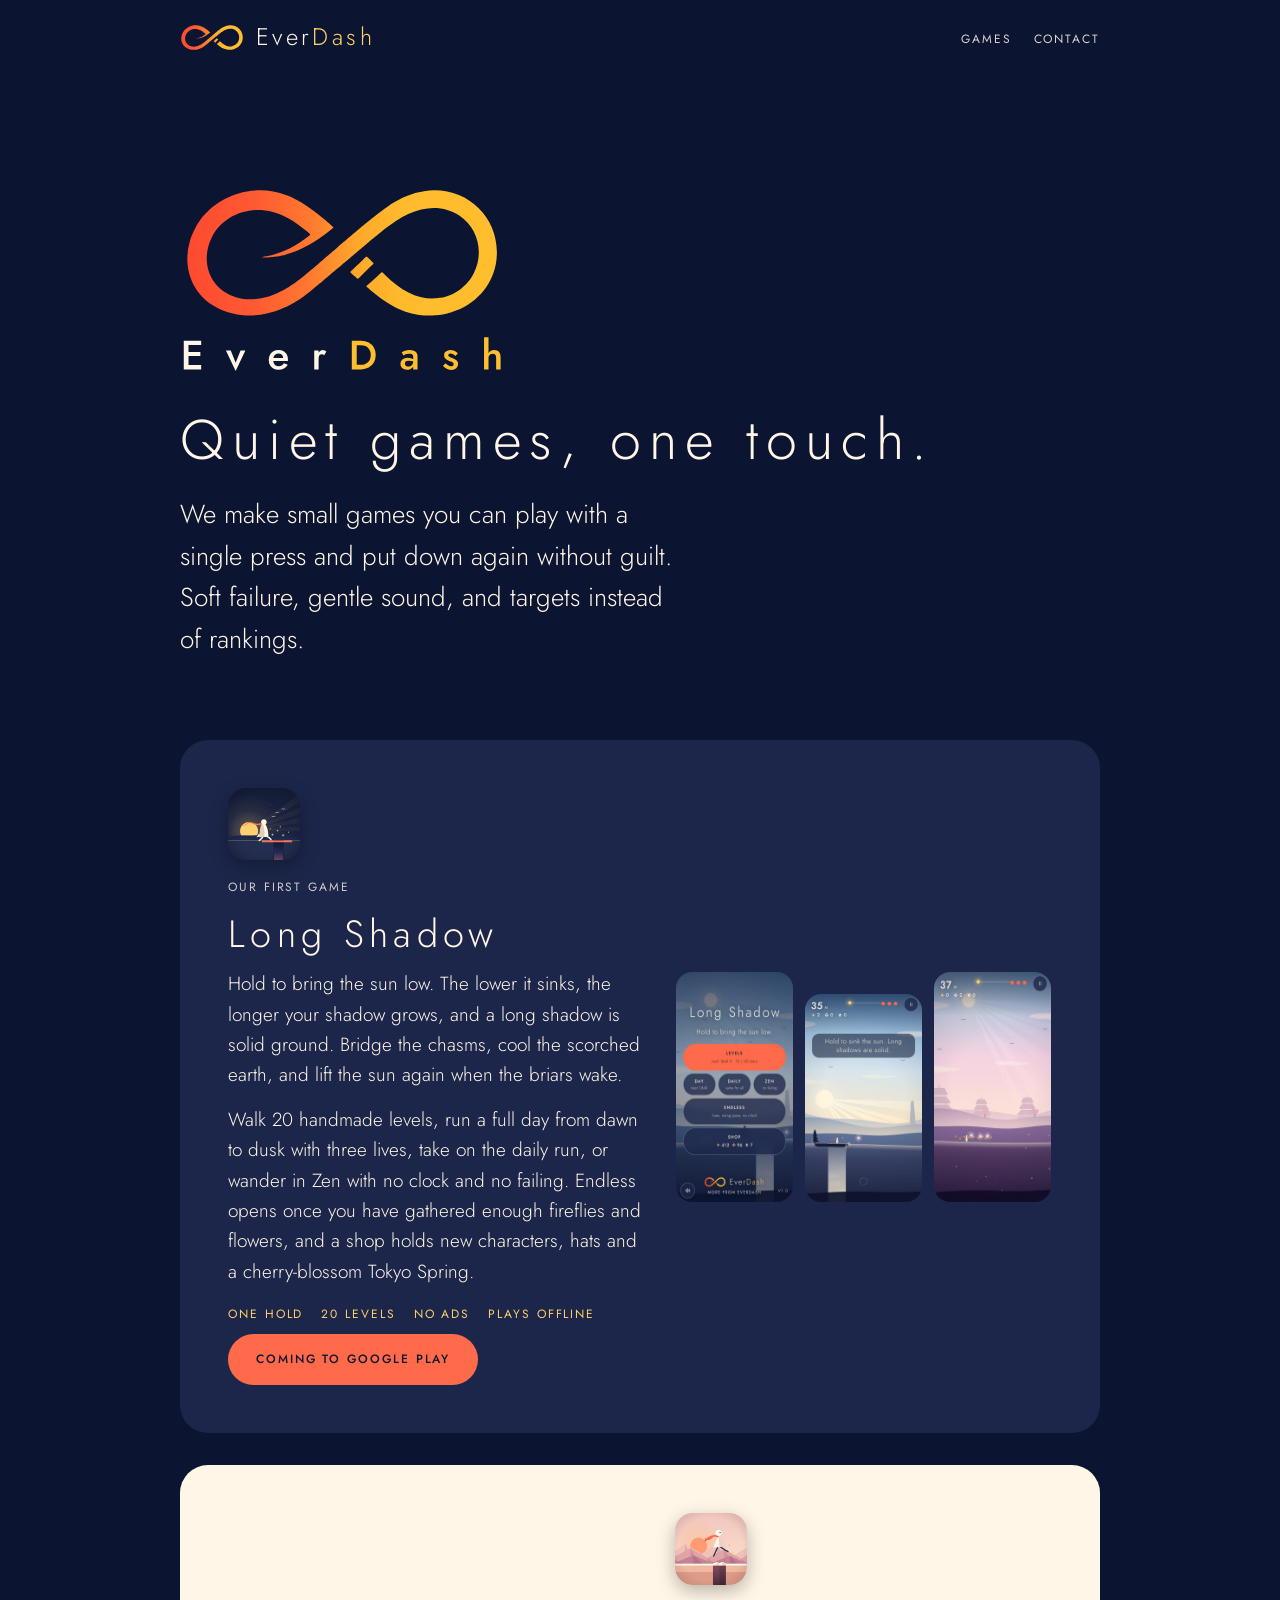
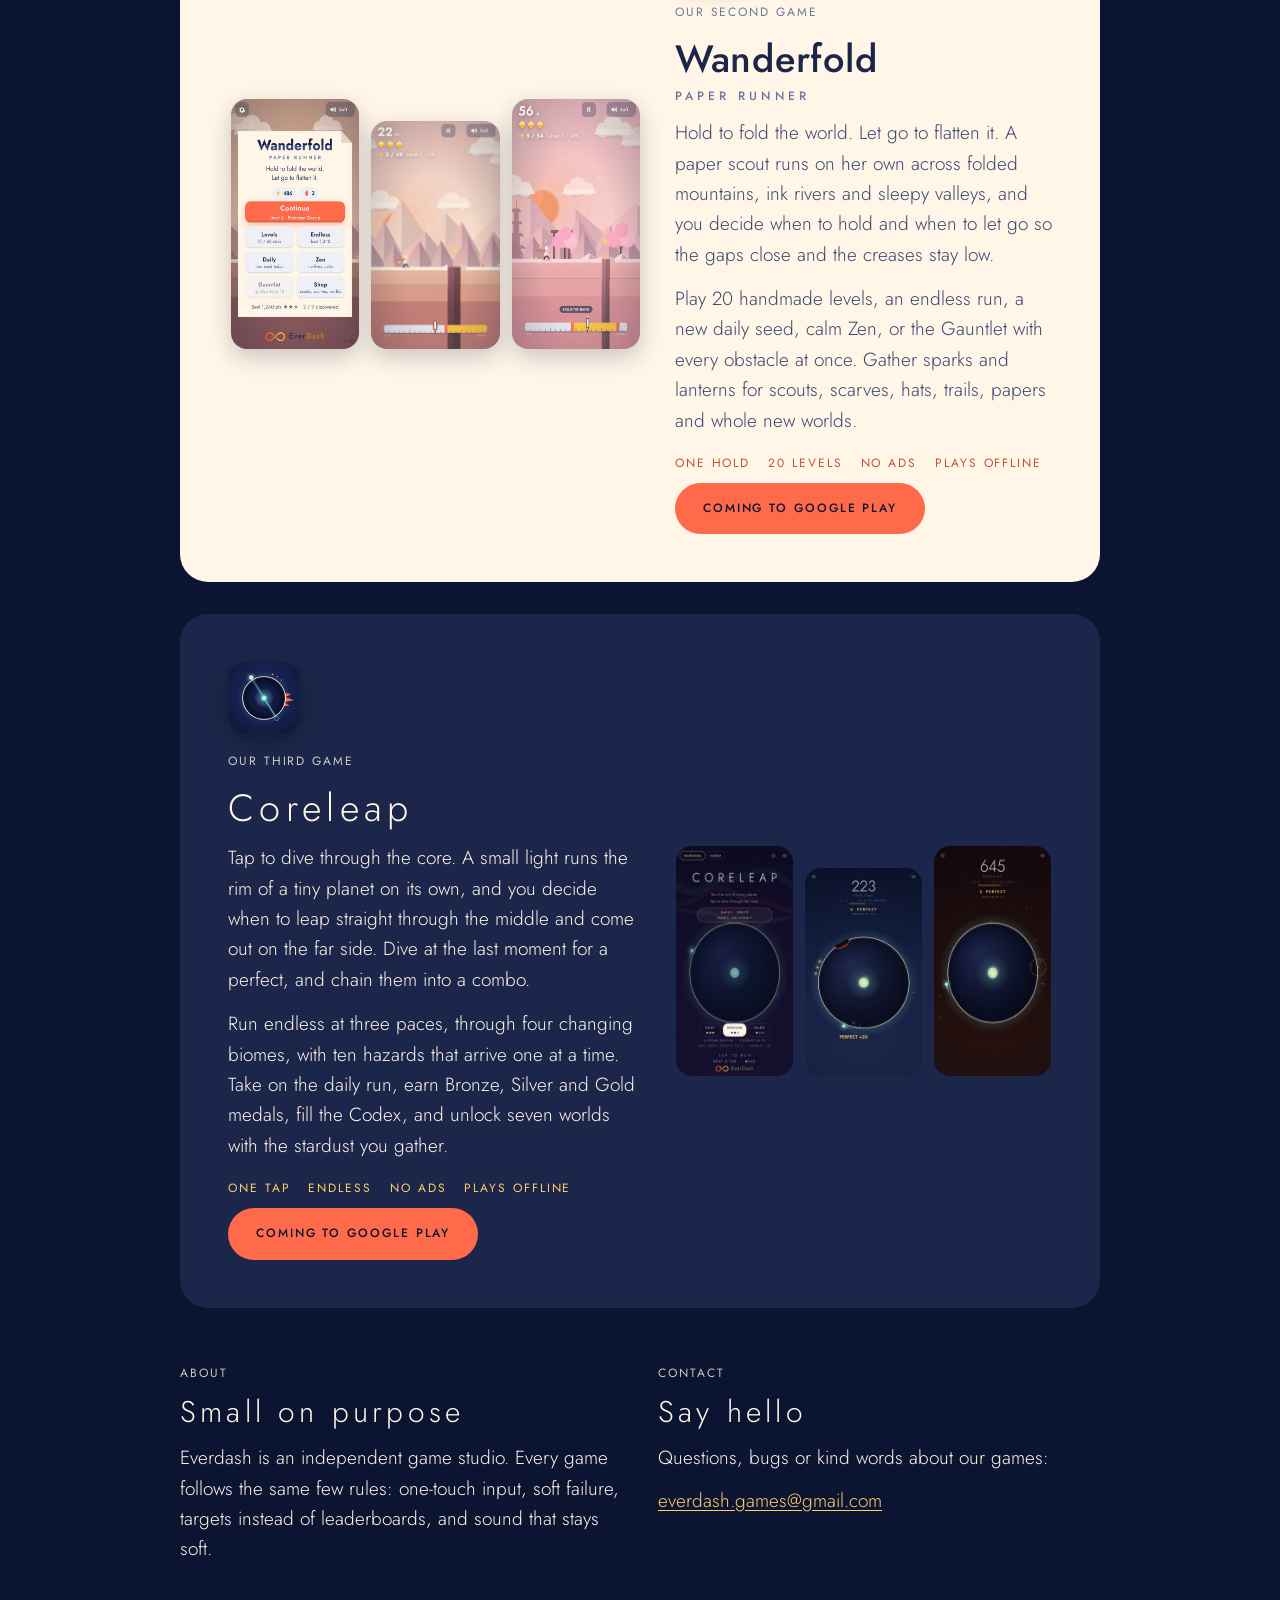
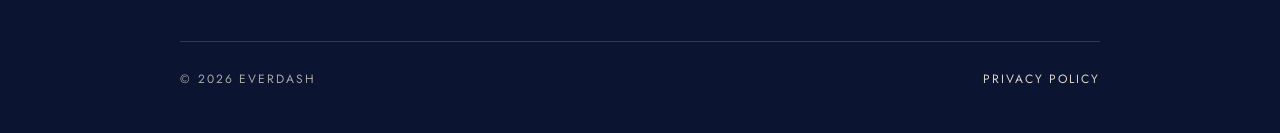
<file: index.html>
<!doctype html>
<html lang="en">
<head>
<meta charset="utf-8">
<meta name="viewport" content="width=device-width,initial-scale=1">
<meta name="theme-color" content="#0B1430">
<title>Everdash · quiet games</title>
<meta name="description" content="Everdash makes quiet, one-touch games. Long Shadow, Wanderfold: Paper Runner and Coreleap are coming to Google Play.">
<meta property="og:title" content="Everdash · quiet games">
<meta property="og:description" content="Three quiet one-touch games: Long Shadow, where your shadow carries you across, Wanderfold, where you fold the paper world, and Coreleap, where you dive through a tiny planet.">
<meta property="og:type" content="website">
<link rel="icon" href="favicon.svg" type="image/svg+xml">
<link rel="preload" href="fonts/jost-latin-300-normal.woff2" as="font" type="font/woff2" crossorigin>
<link rel="stylesheet" href="style.css">
</head>
<body>
<div class="wrap">
  <header class="top">
    <a class="brand" href="./" aria-label="Everdash home">
      <img src="img/everdash-mark.svg" alt="" width="64" height="27">
      <span>Ever<b>Dash</b></span>
    </a>
    <nav><a href="#games">Games</a><a href="#contact">Contact</a></nav>
  </header>

  <main>
    <section class="hero">
      <img class="logo-big" src="img/everdash-logo.svg" alt="EverDash logo: a flowing infinity loop in coral and gold" width="300" height="172">
      <h1>Quiet games, one touch.</h1>
      <p class="lede">We make small games you can play with a single press and put down again without guilt. Soft failure, gentle sound, and targets instead of rankings.</p>
    </section>

    <section id="games" class="game" aria-labelledby="ls">
      <div>
        <img class="app-icon" src="img/long-shadow-icon.png" alt="" width="72" height="72">
        <p class="label">Our first game</p>
        <h2 id="ls">Long Shadow</h2>
        <p>Hold to bring the sun low. The lower it sinks, the longer your shadow grows, and a long shadow is solid ground. Bridge the chasms, cool the scorched earth, and lift the sun again when the briars wake.</p>
        <p>Walk 20 handmade levels, run a full day from dawn to dusk with three lives, take on the daily run, or wander in Zen with no clock and no failing. Endless opens once you have gathered enough fireflies and flowers, and a shop holds new characters, hats and a cherry-blossom Tokyo Spring.</p>
        <ul class="facts">
          <li>One hold</li><li>20 levels</li><li>No ads</li><li>Plays offline</li>
        </ul>
        <a class="pill" href="#" aria-disabled="true" id="play-link-ls">Coming to Google Play</a>
      </div>
      <div class="shots" aria-label="Screenshots of Long Shadow">
        <img src="img/ls-menu.jpg" alt="The Long Shadow menu with Levels, Day, Daily, Zen, Endless and Shop" loading="lazy" width="540" height="960">
        <img src="img/ls-bridge.jpg" alt="A wanderer crossing a chasm on a long shadow bridge" loading="lazy" width="540" height="960">
        <img src="img/ls-tokyo.jpg" alt="Long Shadow in the Tokyo Spring world, with pagodas and falling petals" loading="lazy" width="540" height="960">
      </div>
    </section>

    <section id="wanderfold" class="game paper flip" aria-labelledby="wf">
      <div>
        <img class="app-icon" src="img/wanderfold-icon.png" alt="" width="72" height="72">
        <p class="label">Our second game</p>
        <h2 id="wf">Wanderfold<span class="sub">Paper Runner</span></h2>
        <p>Hold to fold the world. Let go to flatten it. A paper scout runs on her own across folded mountains, ink rivers and sleepy valleys, and you decide when to hold and when to let go so the gaps close and the creases stay low.</p>
        <p>Play 20 handmade levels, an endless run, a new daily seed, calm Zen, or the Gauntlet with every obstacle at once. Gather sparks and lanterns for scouts, scarves, hats, trails, papers and whole new worlds.</p>
        <ul class="facts">
          <li>One hold</li><li>20 levels</li><li>No ads</li><li>Plays offline</li>
        </ul>
        <a class="pill" href="#" aria-disabled="true" id="play-link-wf">Coming to Google Play</a>
      </div>
      <div class="shots" aria-label="Screenshots of Wanderfold: Paper Runner">
        <img src="img/wf-menu.jpg" alt="The Wanderfold menu on a folded paper card" loading="lazy" width="540" height="960">
        <img src="img/wf-pit.jpg" alt="A paper scout about to cross a pit, with the fold gauge at the bottom" loading="lazy" width="540" height="960">
        <img src="img/wf-tokyo.jpg" alt="Wanderfold in the Tokyo Spring world, with cherry trees and a pagoda" loading="lazy" width="540" height="960">
      </div>
    </section>

    <section id="coreleap" class="game" aria-labelledby="cl">
      <div>
        <img class="app-icon" src="img/coreleap-icon.png" alt="" width="72" height="72">
        <p class="label">Our third game</p>
        <h2 id="cl">Coreleap</h2>
        <p>Tap to dive through the core. A small light runs the rim of a tiny planet on its own, and you decide when to leap straight through the middle and come out on the far side. Dive at the last moment for a perfect, and chain them into a combo.</p>
        <p>Run endless at three paces, through four changing biomes, with ten hazards that arrive one at a time. Take on the daily run, earn Bronze, Silver and Gold medals, fill the Codex, and unlock seven worlds with the stardust you gather.</p>
        <ul class="facts">
          <li>One tap</li><li>Endless</li><li>No ads</li><li>Plays offline</li>
        </ul>
        <a class="pill" href="#" aria-disabled="true" id="play-link-cl">Coming to Google Play</a>
      </div>
      <div class="shots" aria-label="Screenshots of Coreleap">
        <img src="img/cl-menu.jpg" alt="The Coreleap menu with a tiny planet, the daily run and three paces" loading="lazy" width="540" height="960">
        <img src="img/cl-perfect.jpg" alt="Coreleap mid-run with a perfect combo and a gold dust trail" loading="lazy" width="540" height="960">
        <img src="img/cl-cinder.jpg" alt="Coreleap in the Cinder Fields biome with a solar flare warning and a meteor" loading="lazy" width="540" height="960">
      </div>
    </section>

    <section class="cols" id="contact">
      <div>
        <p class="label">About</p>
        <h2>Small on purpose</h2>
        <p>Everdash is an independent game studio. Every game follows the same few rules: one-touch input, soft failure, targets instead of leaderboards, and sound that stays soft.</p>
      </div>
      <div>
        <p class="label">Contact</p>
        <h2>Say hello</h2>
        <p>Questions, bugs or kind words about our games:</p>
        <p><a href="mailto:everdash.games@gmail.com">everdash.games@gmail.com</a></p>
      </div>
    </section>
  </main>

  <footer>
    <p class="label">&copy; 2026 Everdash</p>
    <a href="privacy.html">Privacy policy</a>
  </footer>
</div>
</body>
</html>
</file>
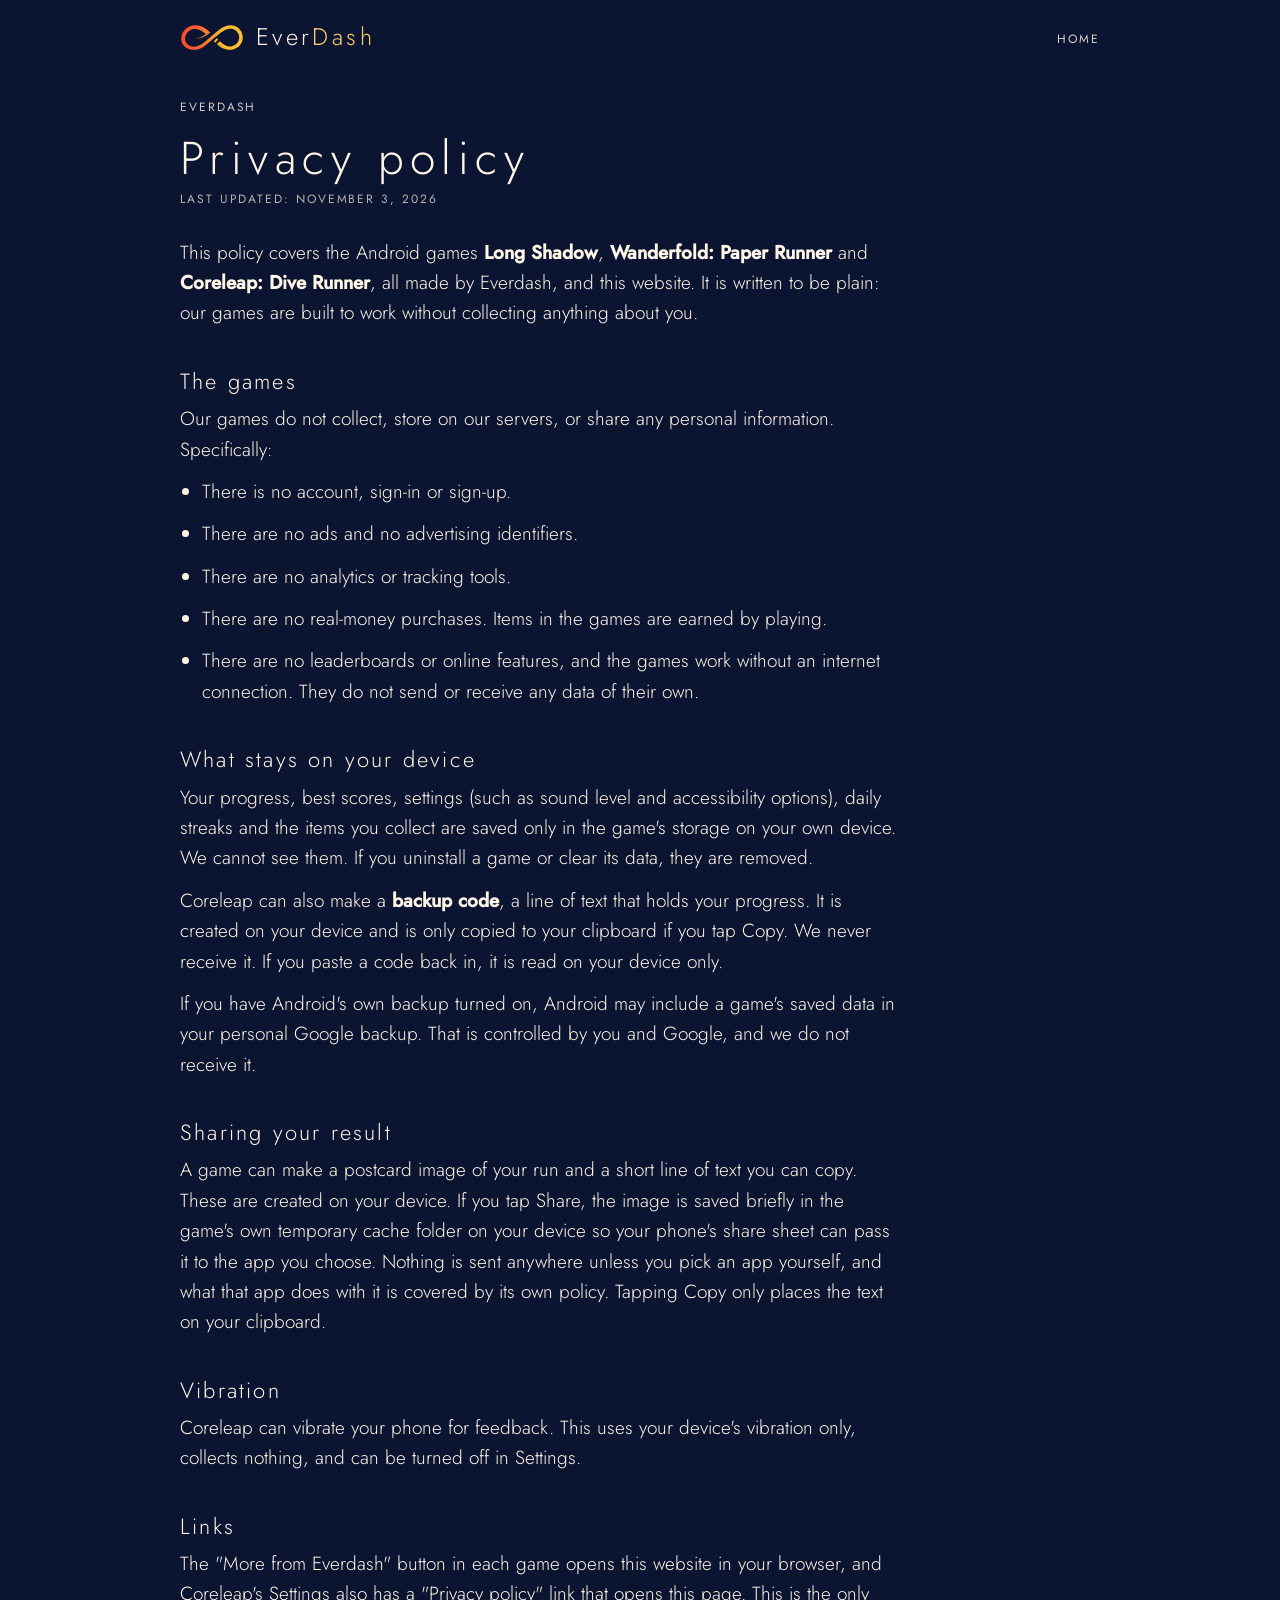
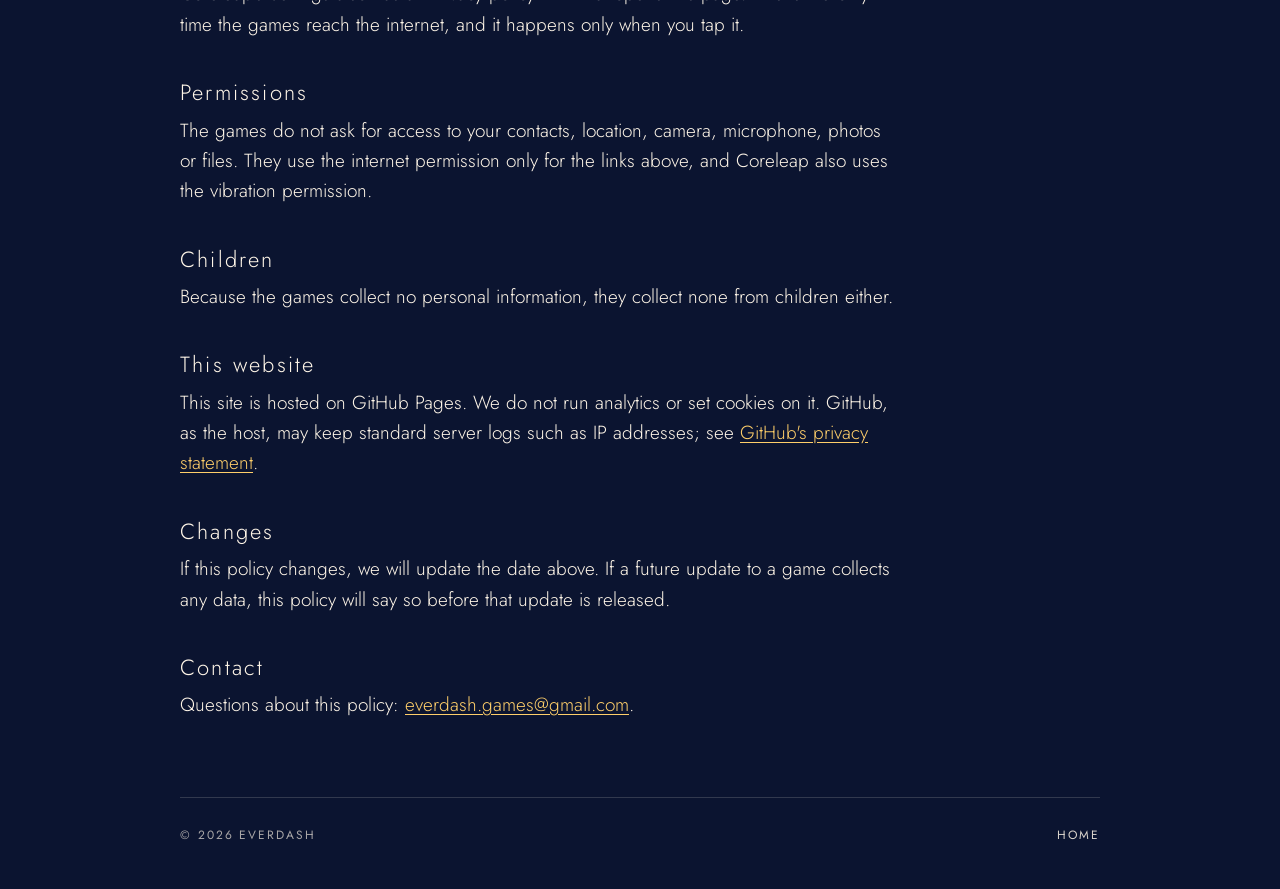
<file: privacy.html>
<!doctype html>
<html lang="en">
<head>
<meta charset="utf-8">
<meta name="viewport" content="width=device-width,initial-scale=1">
<meta name="theme-color" content="#0B1430">
<title>Privacy policy · Everdash</title>
<meta name="description" content="Privacy policy for Everdash, the games Long Shadow, Wanderfold: Paper Runner and Coreleap: Dive Runner, and this website. The games collect no personal data.">
<link rel="icon" href="favicon.svg" type="image/svg+xml">
<link rel="stylesheet" href="style.css">
</head>
<body>
<div class="wrap">
  <header class="top">
    <a class="brand" href="./" aria-label="Everdash home">
      <img src="img/everdash-mark.svg" alt="" width="64" height="27">
      <span>Ever<b>Dash</b></span>
    </a>
    <nav><a href="./">Home</a></nav>
  </header>

  <main class="doc">
    <p class="label">Everdash</p>
    <h1>Privacy policy</h1>
    <p class="meta">Last updated: November 3, 2026</p>

    <p>This policy covers the Android games <strong>Long Shadow</strong>, <strong>Wanderfold: Paper Runner</strong> and <strong>Coreleap: Dive Runner</strong>, all made by Everdash, and this website. It is written to be plain: our games are built to work without collecting anything about you.</p>

    <h2>The games</h2>
    <p>Our games do not collect, store on our servers, or share any personal information. Specifically:</p>
    <ul>
      <li>There is no account, sign-in or sign-up.</li>
      <li>There are no ads and no advertising identifiers.</li>
      <li>There are no analytics or tracking tools.</li>
      <li>There are no real-money purchases. Items in the games are earned by playing.</li>
      <li>There are no leaderboards or online features, and the games work without an internet connection. They do not send or receive any data of their own.</li>
    </ul>

    <h2>What stays on your device</h2>
    <p>Your progress, best scores, settings (such as sound level and accessibility options), daily streaks and the items you collect are saved only in the game's storage on your own device. We cannot see them. If you uninstall a game or clear its data, they are removed.</p>
    <p>Coreleap can also make a <strong>backup code</strong>, a line of text that holds your progress. It is created on your device and is only copied to your clipboard if you tap Copy. We never receive it. If you paste a code back in, it is read on your device only.</p>
    <p>If you have Android's own backup turned on, Android may include a game's saved data in your personal Google backup. That is controlled by you and Google, and we do not receive it.</p>

    <h2>Sharing your result</h2>
    <p>A game can make a postcard image of your run and a short line of text you can copy. These are created on your device. If you tap Share, the image is saved briefly in the game's own temporary cache folder on your device so your phone's share sheet can pass it to the app you choose. Nothing is sent anywhere unless you pick an app yourself, and what that app does with it is covered by its own policy. Tapping Copy only places the text on your clipboard.</p>

    <h2>Vibration</h2>
    <p>Coreleap can vibrate your phone for feedback. This uses your device's vibration only, collects nothing, and can be turned off in Settings.</p>

    <h2>Links</h2>
    <p>The "More from Everdash" button in each game opens this website in your browser, and Coreleap's Settings also has a "Privacy policy" link that opens this page. This is the only time the games reach the internet, and it happens only when you tap it.</p>

    <h2>Permissions</h2>
    <p>The games do not ask for access to your contacts, location, camera, microphone, photos or files. They use the internet permission only for the links above, and Coreleap also uses the vibration permission.</p>

    <h2>Children</h2>
    <p>Because the games collect no personal information, they collect none from children either.</p>

    <h2>This website</h2>
    <p>This site is hosted on GitHub Pages. We do not run analytics or set cookies on it. GitHub, as the host, may keep standard server logs such as IP addresses; see <a href="https://docs.github.com/en/site-policy/privacy-policies/github-general-privacy-statement">GitHub's privacy statement</a>.</p>

    <h2>Changes</h2>
    <p>If this policy changes, we will update the date above. If a future update to a game collects any data, this policy will say so before that update is released.</p>

    <h2>Contact</h2>
    <p>Questions about this policy: <a href="mailto:everdash.games@gmail.com">everdash.games@gmail.com</a>.</p>
  </main>

  <footer>
    <p class="label">&copy; 2026 Everdash</p>
    <a href="./">Home</a>
  </footer>
</div>
</body>
</html>
</file>
<file: style.css>
/* Everdash site: Jost only, Night / Ink / Paper, Coral for buttons, Gold for suns */
@font-face{font-family:'Jost';font-weight:300;font-style:normal;font-display:swap;src:url(fonts/jost-latin-300-normal.woff2) format('woff2')}
@font-face{font-family:'Jost';font-weight:400;font-style:normal;font-display:swap;src:url(fonts/jost-latin-400-normal.woff2) format('woff2')}
@font-face{font-family:'Jost';font-weight:500;font-style:normal;font-display:swap;src:url(fonts/jost-latin-500-normal.woff2) format('woff2')}
:root{--night:#0B1430;--ink:#1C264A;--paper:#FFF6E8;--coral:#FF6B4A;--gold:#FFCF6A;color-scheme:dark}
*{box-sizing:border-box}
html{-webkit-text-size-adjust:100%}
body{margin:0;background:var(--night);color:var(--paper);font-family:'Jost','Avenir Next','Segoe UI',system-ui,sans-serif;font-weight:300;font-size:19px;line-height:1.6}
a{color:var(--gold);text-underline-offset:3px}
a:hover{color:var(--paper)}
.wrap{max-width:960px;margin:0 auto;padding:0 20px}
.label{font-size:12px;font-weight:400;letter-spacing:.16em;text-transform:uppercase;opacity:.8;margin:0}
h1,h2{font-weight:300;letter-spacing:.14em;line-height:1.15;margin:0}
h1{font-size:clamp(34px,8vw,56px)}
h2{font-size:clamp(26px,5.5vw,38px)}
/* top bar */
.top{display:flex;justify-content:space-between;align-items:center;padding:22px 0}
.brand{display:flex;align-items:center;gap:12px;text-decoration:none;color:var(--paper)}
.brand img{width:64px;height:auto;display:block}
.brand span{font-weight:300;font-size:24px;letter-spacing:.14em;line-height:1}
.brand b{font-weight:300;color:var(--gold)}
.top nav a{font-size:12px;font-weight:400;letter-spacing:.16em;text-transform:uppercase;color:var(--paper);text-decoration:none;margin-left:22px;opacity:.85}
.top nav a:hover{opacity:1;color:var(--gold)}
/* hero */
.hero{padding:clamp(48px,10vw,110px) 0 clamp(40px,8vw,80px)}
.hero p.lede{max-width:34ch;font-size:clamp(20px,3.4vw,26px);margin:22px 0 0}
.hero .logo-big{width:clamp(220px,40vw,340px);height:auto;margin:0 0 28px -8px;display:block}
/* game card */
.game{background:var(--ink);border-radius:28px;padding:clamp(24px,5vw,48px);display:grid;grid-template-columns:1fr;gap:32px;margin-bottom:56px}
@media(min-width:760px){.game{grid-template-columns:1.1fr 1fr;align-items:center}}
.game h2{margin:10px 0 14px}
.game p{margin:0 0 14px;max-width:44ch}
.pill{display:inline-block;font-weight:500;font-size:12px;letter-spacing:.16em;text-transform:uppercase;color:var(--night);background:var(--coral);border-radius:999px;padding:16px 28px;margin-top:10px;text-decoration:none}
.pill[aria-disabled=true]{cursor:default}
.app-icon{width:72px;height:72px;border-radius:18px;display:block;margin:0 0 18px;box-shadow:0 6px 18px rgba(0,0,0,.28)}
/* the second game keeps its own warm paper look inside the same site */
.game+.game{margin-top:-24px}
.game.paper{background:var(--paper);color:var(--ink)}
.game.paper .label{color:#6a76a0;opacity:1}
.game.paper h2{font-weight:500;letter-spacing:.02em}
.game.paper h2 .sub{display:block;font-size:12px;font-weight:500;letter-spacing:.34em;text-transform:uppercase;color:#6a76a0;margin-top:10px}
.game.paper p{color:#3a4670}
.game.paper .facts li{color:#c0522c}
.game.paper .shots img{box-shadow:0 8px 22px rgba(20,28,60,.22)}
@media(min-width:760px){.game.flip .shots{order:-1}}
a.pill:hover{color:var(--night);filter:brightness(1.07)}
.facts{list-style:none;padding:0;margin:18px 0 0;display:flex;flex-wrap:wrap;gap:8px 18px}
.facts li{font-size:12px;font-weight:400;letter-spacing:.16em;text-transform:uppercase;color:var(--gold)}
.shots{display:flex;gap:12px;justify-content:center}
.shots img{width:31%;max-width:190px;height:auto;border-radius:16px;display:block}
.shots img:nth-child(2){margin-top:22px}
/* about + contact */
.cols{display:grid;grid-template-columns:1fr;gap:36px;padding-bottom:64px}
@media(min-width:760px){.cols{grid-template-columns:1fr 1fr}}
.cols h2{font-size:clamp(22px,4.5vw,30px);margin:10px 0 14px}
.cols p{margin:0 0 12px}
/* footer */
footer{border-top:1px solid rgba(255,246,232,.16);padding:28px 0 44px;display:flex;flex-wrap:wrap;gap:12px 28px;align-items:center;justify-content:space-between}
footer a{font-size:12px;font-weight:400;letter-spacing:.16em;text-transform:uppercase;text-decoration:none;color:var(--paper);opacity:.85}
footer a:hover{color:var(--gold);opacity:1}
footer .label{opacity:.65}
/* privacy page */
.doc{padding:24px 0 64px;max-width:720px}
.doc h1{font-size:clamp(30px,7vw,46px);margin:14px 0 6px}
.doc h2{font-size:22px;letter-spacing:.1em;margin:40px 0 10px}
.doc p,.doc li{margin:0 0 12px}
.doc ul{padding-left:22px;margin:0 0 12px}
.doc .meta{font-size:12px;font-weight:400;letter-spacing:.16em;text-transform:uppercase;opacity:.7;margin:0 0 28px}
@media(max-width:520px){.top nav a{margin-left:14px}}
</file>
